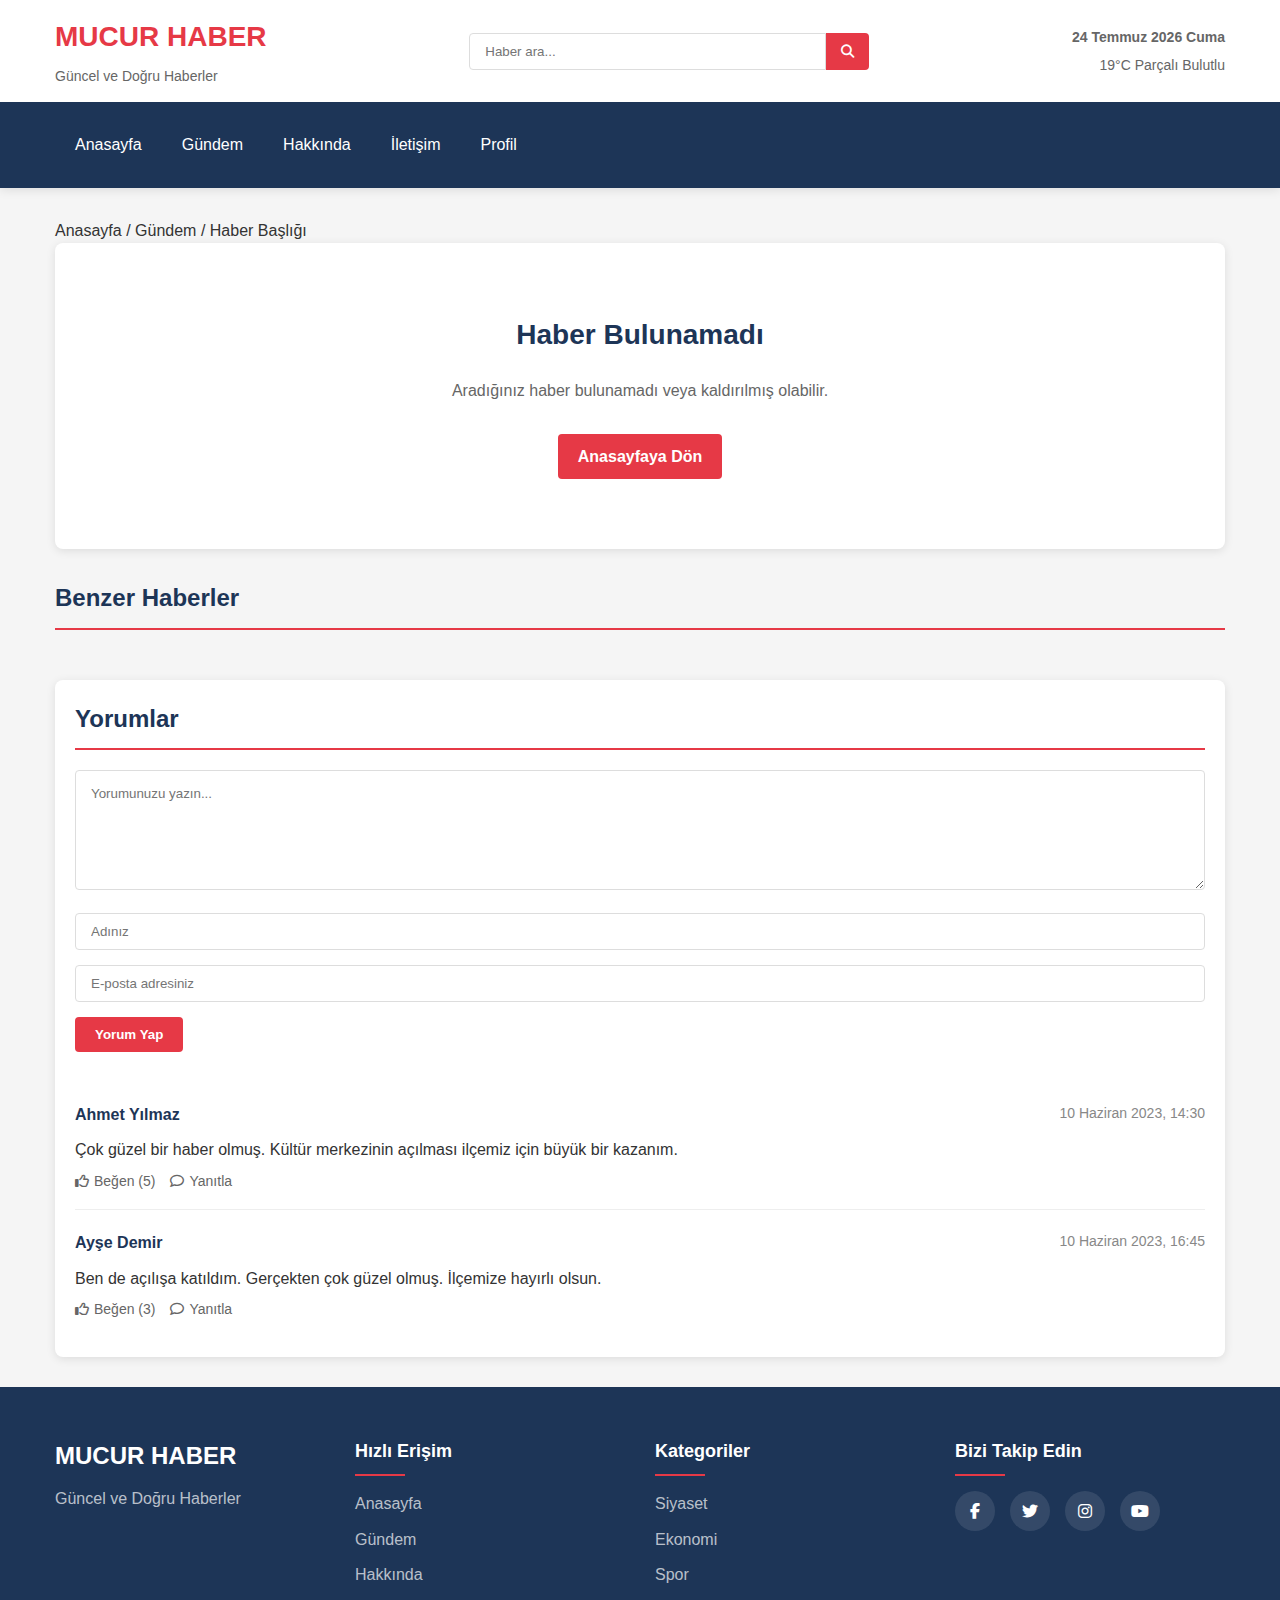
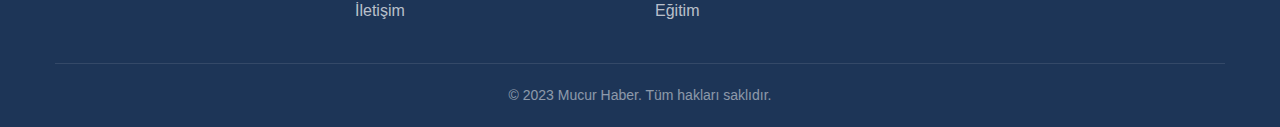
<file: haber-detay.html>
<!DOCTYPE html>
<html lang="tr">
<head>
    <meta charset="UTF-8">
    <meta name="viewport" content="width=device-width, initial-scale=1.0">
    <title>Haber Detay - Mucur Haber</title>
    <link rel="stylesheet" href="css/style.css">
    <link rel="stylesheet" href="https://cdnjs.cloudflare.com/ajax/libs/font-awesome/6.4.0/css/all.min.css">
    <style>
        /* Haber Detay Sayfası Özel Stilleri */
        .news-detail-container {
            background-color: #fff;
            border-radius: 8px;
            box-shadow: 0 2px 10px rgba(0, 0, 0, 0.1);
            padding: 20px;
            margin-bottom: 30px;
        }
        
        .news-detail-header {
            margin-bottom: 20px;
        }
        
        .news-detail-title {
            font-size: 32px;
            margin-bottom: 15px;
            color: #1d3557;
        }
        
        .news-detail-meta {
            display: flex;
            justify-content: space-between;
            align-items: center;
            margin-bottom: 20px;
            color: #666;
            font-size: 14px;
        }
        
        .news-detail-meta .left {
            display: flex;
            align-items: center;
        }
        
        .news-detail-category {
            display: inline-block;
            background-color: #e63946;
            color: white;
            padding: 4px 10px;
            border-radius: 4px;
            font-size: 12px;
            font-weight: 600;
            margin-right: 15px;
        }
        
        .news-detail-date {
            display: flex;
            align-items: center;
        }
        
        .news-detail-date i {
            margin-right: 5px;
        }
        
        .news-detail-meta .right {
            display: flex;
            gap: 15px;
        }
        
        .news-detail-meta .right span {
            display: flex;
            align-items: center;
        }
        
        .news-detail-meta .right i {
            margin-right: 5px;
        }
        
        .news-detail-image {
            margin-bottom: 20px;
            border-radius: 8px;
            overflow: hidden;
        }
        
        .news-detail-image img {
            width: 100%;
            height: auto;
        }
        
        .news-detail-content {
            line-height: 1.8;
            color: #333;
            font-size: 16px;
        }
        
        .news-detail-content p {
            margin-bottom: 20px;
        }
        
        .news-detail-tags {
            margin: 30px 0;
        }
        
        .news-detail-tags span {
            display: inline-block;
            background-color: #f0f0f0;
            padding: 5px 10px;
            border-radius: 4px;
            margin-right: 10px;
            margin-bottom: 10px;
            font-size: 14px;
            color: #666;
        }
        
        .news-detail-share {
            display: flex;
            align-items: center;
            margin-bottom: 30px;
            padding-bottom: 20px;
            border-bottom: 1px solid #eee;
        }
        
        .news-detail-share span {
            margin-right: 15px;
            font-weight: 600;
        }
        
        .news-detail-share a {
            display: inline-flex;
            align-items: center;
            justify-content: center;
            width: 36px;
            height: 36px;
            border-radius: 50%;
            margin-right: 10px;
            color: white;
            transition: transform 0.3s ease;
        }
        
        .news-detail-share a:hover {
            transform: translateY(-3px);
        }
        
        .news-detail-share .facebook {
            background-color: #3b5998;
        }
        
        .news-detail-share .twitter {
            background-color: #1da1f2;
        }
        
        .news-detail-share .whatsapp {
            background-color: #25d366;
        }
        
        .news-detail-share .telegram {
            background-color: #0088cc;
        }
        
        .related-news {
            margin-bottom: 30px;
        }
        
        .related-news h3 {
            font-size: 24px;
            margin-bottom: 20px;
            color: #1d3557;
            border-bottom: 2px solid #e63946;
            padding-bottom: 10px;
        }
        
        .related-news-container {
            display: grid;
            grid-template-columns: repeat(auto-fill, minmax(280px, 1fr));
            gap: 20px;
        }
        
        .comments-section {
            background-color: #fff;
            border-radius: 8px;
            box-shadow: 0 2px 10px rgba(0, 0, 0, 0.1);
            padding: 20px;
        }
        
        .comments-section h3 {
            font-size: 24px;
            margin-bottom: 20px;
            color: #1d3557;
            border-bottom: 2px solid #e63946;
            padding-bottom: 10px;
        }
        
        .comment-form {
            margin-bottom: 30px;
        }
        
        .comment-form textarea {
            width: 100%;
            padding: 15px;
            border: 1px solid #ddd;
            border-radius: 4px;
            resize: vertical;
            min-height: 120px;
            margin-bottom: 15px;
        }
        
        .comment-form input {
            width: 100%;
            padding: 10px 15px;
            border: 1px solid #ddd;
            border-radius: 4px;
            margin-bottom: 15px;
        }
        
        .comment-form button {
            background-color: #e63946;
            color: white;
            border: none;
            padding: 10px 20px;
            border-radius: 4px;
            cursor: pointer;
            font-weight: 600;
            transition: background-color 0.3s ease;
        }
        
        .comment-form button:hover {
            background-color: #c1121f;
        }
        
        .comments-list {
            margin-top: 30px;
        }
        
        .comment {
            border-bottom: 1px solid #eee;
            padding: 20px 0;
        }
        
        .comment:last-child {
            border-bottom: none;
        }
        
        .comment-header {
            display: flex;
            justify-content: space-between;
            margin-bottom: 10px;
        }
        
        .comment-author {
            font-weight: 600;
            color: #1d3557;
        }
        
        .comment-date {
            color: #888;
            font-size: 14px;
        }
        
        .comment-content {
            line-height: 1.6;
            color: #333;
        }
        
        .comment-actions {
            margin-top: 10px;
            display: flex;
            gap: 15px;
        }
        
        .comment-actions button {
            background: none;
            border: none;
            color: #666;
            cursor: pointer;
            display: flex;
            align-items: center;
            font-size: 14px;
        }
        
        .comment-actions button i {
            margin-right: 5px;
        }
        
        .comment-actions button:hover {
            color: #e63946;
        }
        
        .news-not-found {
            text-align: center;
            padding: 50px 0;
        }
        
        .news-not-found h2 {
            font-size: 28px;
            margin-bottom: 20px;
            color: #1d3557;
        }
        
        .news-not-found p {
            margin-bottom: 30px;
            color: #666;
        }
        
        .news-not-found .btn {
            display: inline-block;
            background-color: #e63946;
            color: white;
            padding: 10px 20px;
            border-radius: 4px;
            font-weight: 600;
            transition: background-color 0.3s ease;
        }
        
        .news-not-found .btn:hover {
            background-color: #c1121f;
        }
        
        @media (max-width: 768px) {
            .news-detail-meta {
                flex-direction: column;
                align-items: flex-start;
            }
            
            .news-detail-meta .right {
                margin-top: 10px;
            }
            
            .news-detail-title {
                font-size: 24px;
            }
            
            .related-news-container {
                grid-template-columns: 1fr;
            }
        }
    </style>
</head>
<body>
    <header>
        <div class="container">
            <div class="logo">
                <h1>MUCUR HABER</h1>
                <p>Güncel ve Doğru Haberler</p>
            </div>
            <div class="search-bar">
                <input type="text" placeholder="Haber ara...">
                <button><i class="fas fa-search"></i></button>
            </div>
            <div class="date-weather">
                <div class="date" id="current-date"></div>
                <div class="weather" id="weather-info">23°C Güneşli</div>
            </div>
        </div>
        <nav>
            <div class="container">
                <ul class="main-menu">
                    <li><a href="index.html">Anasayfa</a></li>
                    <li><a href="gundem.html">Gündem</a></li>
                    <li><a href="hakkinda.html">Hakkında</a></li>
                    <li><a href="iletisim.html">İletişim</a></li>
                    <li><a href="profil.html">Profil</a></li>
                </ul>
                <div class="mobile-menu-btn">
                    <i class="fas fa-bars"></i>
                </div>
            </div>
        </nav>
    </header>

    <main>
        <div class="container">
            <section class="page-header">
                <div class="breadcrumb">
                    <a href="index.html">Anasayfa</a> / <a href="gundem.html">Gündem</a> / <span id="breadcrumb-title">Haber Başlığı</span>
                </div>
            </section>

            <div class="news-detail-container">
                <article class="news-detail">
                    <header class="news-detail-header">
                        <h1 class="news-detail-title">Haber başlığı burada görünecek</h1>
                        <div class="news-detail-meta">
                            <div class="left">
                                <span class="news-detail-category">Kategori</span>
                                <span class="news-detail-date"><i class="far fa-calendar-alt"></i> Tarih</span>
                            </div>
                            <div class="right">
                                <span class="comments"><i class="fas fa-comment"></i> 24 Yorum</span>
                                <span class="views"><i class="fas fa-eye"></i> 1.5K Görüntülenme</span>
                            </div>
                        </div>
                    </header>
                    
                    <div class="news-detail-image">
                        <img src="https://picsum.photos/800/400" alt="Haber Görseli">
                    </div>
                    
                    <div class="news-detail-content">
                        <!-- Haber içeriği JavaScript ile yüklenecek -->
                        <p>Haber içeriği burada görünecek...</p>
                    </div>
                    
                    <div class="news-detail-tags">
                        <span>#mucur</span>
                        <span>#kırşehir</span>
                        <span>#gündem</span>
                        <span>#haberler</span>
                    </div>
                    
                    <div class="news-detail-share">
                        <span>Haberi Paylaş:</span>
                        <a href="#" class="facebook"><i class="fab fa-facebook-f"></i></a>
                        <a href="#" class="twitter"><i class="fab fa-twitter"></i></a>
                        <a href="#" class="whatsapp"><i class="fab fa-whatsapp"></i></a>
                        <a href="#" class="telegram"><i class="fab fa-telegram-plane"></i></a>
                    </div>
                </article>
            </div>

            <section class="related-news">
                <h3>Benzer Haberler</h3>
                <div class="related-news-container">
                    <!-- İlgili haberler JavaScript ile yüklenecek -->
                </div>
            </section>

            <section class="comments-section">
                <h3>Yorumlar</h3>
                <div class="comment-form">
                    <form id="comment-form">
                        <textarea placeholder="Yorumunuzu yazın..." required></textarea>
                        <input type="text" placeholder="Adınız" required>
                        <input type="email" placeholder="E-posta adresiniz" required>
                        <button type="submit">Yorum Yap</button>
                    </form>
                </div>
                <div class="comments-list">
                    <div class="comment">
                        <div class="comment-header">
                            <span class="comment-author">Ahmet Yılmaz</span>
                            <span class="comment-date">10 Haziran 2023, 14:30</span>
                        </div>
                        <div class="comment-content">
                            <p>Çok güzel bir haber olmuş. Kültür merkezinin açılması ilçemiz için büyük bir kazanım.</p>
                        </div>
                        <div class="comment-actions">
                            <button class="like-btn"><i class="far fa-thumbs-up"></i> Beğen (5)</button>
                            <button class="reply-btn"><i class="far fa-comment"></i> Yanıtla</button>
                        </div>
                    </div>
                    <div class="comment">
                        <div class="comment-header">
                            <span class="comment-author">Ayşe Demir</span>
                            <span class="comment-date">10 Haziran 2023, 16:45</span>
                        </div>
                        <div class="comment-content">
                            <p>Ben de açılışa katıldım. Gerçekten çok güzel olmuş. İlçemize hayırlı olsun.</p>
                        </div>
                        <div class="comment-actions">
                            <button class="like-btn"><i class="far fa-thumbs-up"></i> Beğen (3)</button>
                            <button class="reply-btn"><i class="far fa-comment"></i> Yanıtla</button>
                        </div>
                    </div>
                </div>
            </section>
        </div>
    </main>

    <footer>
        <div class="container">
            <div class="footer-content">
                <div class="footer-logo">
                    <h2>MUCUR HABER</h2>
                    <p>Güncel ve Doğru Haberler</p>
                </div>
                <div class="footer-links">
                    <h3>Hızlı Erişim</h3>
                    <ul>
                        <li><a href="index.html">Anasayfa</a></li>
                        <li><a href="gundem.html">Gündem</a></li>
                        <li><a href="hakkinda.html">Hakkında</a></li>
                        <li><a href="iletisim.html">İletişim</a></li>
                    </ul>
                </div>
                <div class="footer-categories">
                    <h3>Kategoriler</h3>
                    <ul>
                        <li><a href="#">Siyaset</a></li>
                        <li><a href="#">Ekonomi</a></li>
                        <li><a href="#">Spor</a></li>
                        <li><a href="#">Eğitim</a></li>
                    </ul>
                </div>
                <div class="footer-social">
                    <h3>Bizi Takip Edin</h3>
                    <div class="social-icons">
                        <a href="#"><i class="fab fa-facebook-f"></i></a>
                        <a href="#"><i class="fab fa-twitter"></i></a>
                        <a href="#"><i class="fab fa-instagram"></i></a>
                        <a href="#"><i class="fab fa-youtube"></i></a>
                    </div>
                </div>
            </div>
            <div class="footer-bottom">
                <p>&copy; 2023 Mucur Haber. Tüm hakları saklıdır.</p>
            </div>
        </div>
    </footer>

    <script src="js/script.js"></script>
    <script>
        document.addEventListener('DOMContentLoaded', function() {
            // Yorum formunu ayarla
            setupCommentForm();
            
            // Yorum beğeni ve yanıtlama işlevselliği
            setupCommentActions();
        });
        
        // Yorum formu işlevselliği
        function setupCommentForm() {
            const commentForm = document.getElementById('comment-form');
            
            if (commentForm) {
                commentForm.addEventListener('submit', function(e) {
                    e.preventDefault();
                    
                    const textarea = this.querySelector('textarea');
                    const nameInput = this.querySelector('input[type="text"]');
                    const emailInput = this.querySelector('input[type="email"]');
                    
                    const comment = textarea.value.trim();
                    const name = nameInput.value.trim();
                    const email = emailInput.value.trim();
                    
                    if (comment && name && email) {
                        // Yeni yorum ekle
                        addNewComment(name, comment);
                        
                        // Formu temizle
                        textarea.value = '';
                        nameInput.value = '';
                        emailInput.value = '';
                    }
                });
            }
        }
        
        // Yeni yorum ekleme
        function addNewComment(author, content) {
            const commentsList = document.querySelector('.comments-list');
            
            if (commentsList) {
                // Şu anki tarihi al
                const now = new Date();
                const dateStr = now.toLocaleDateString('tr-TR') + ', ' + 
                               now.getHours().toString().padStart(2, '0') + ':' + 
                               now.getMinutes().toString().padStart(2, '0');
                
                // Yeni yorum HTML'i oluştur
                const newComment = document.createElement('div');
                newComment.className = 'comment';
                newComment.innerHTML = `
                    <div class="comment-header">
                        <span class="comment-author">${author}</span>
                        <span class="comment-date">${dateStr}</span>
                    </div>
                    <div class="comment-content">
                        <p>${content}</p>
                    </div>
                    <div class="comment-actions">
                        <button class="like-btn"><i class="far fa-thumbs-up"></i> Beğen (0)</button>
                        <button class="reply-btn"><i class="far fa-comment"></i> Yanıtla</button>
                    </div>
                `;
                
                // Yorumu listenin başına ekle
                commentsList.insertBefore(newComment, commentsList.firstChild);
                
                // Yorum aksiyonlarını ayarla
                setupCommentActions();
            }
        }
        
        // Yorum beğeni ve yanıtlama işlevselliği
        function setupCommentActions() {
            // Beğeni düğmeleri
            const likeButtons = document.querySelectorAll('.like-btn');
            likeButtons.forEach(button => {
                // Daha önce dinleyici eklenmemişse ekle
                if (!button.hasListener) {
                    button.addEventListener('click', function() {
                        const likeText = this.textContent;
                        const likeCount = parseInt(likeText.match(/\d+/)[0]) + 1;
                        this.innerHTML = `<i class="far fa-thumbs-up"></i> Beğen (${likeCount})`;
                    });
                    button.hasListener = true;
                }
            });
            
            // Yanıtlama düğmeleri
            const replyButtons = document.querySelectorAll('.reply-btn');
            replyButtons.forEach(button => {
                // Daha önce dinleyici eklenmemişse ekle
                if (!button.hasListener) {
                    button.addEventListener('click', function() {
                        const commentForm = document.querySelector('.comment-form textarea');
                        const authorName = this.closest('.comment').querySelector('.comment-author').textContent;
                        
                        if (commentForm) {
                            commentForm.value = `@${authorName} `;
                            commentForm.focus();
                            // Sayfayı yorum formuna kaydır
                            commentForm.scrollIntoView({ behavior: 'smooth' });
                        }
                    });
                    button.hasListener = true;
                }
            });
        }
    </script>
</body>
</html>
</file>
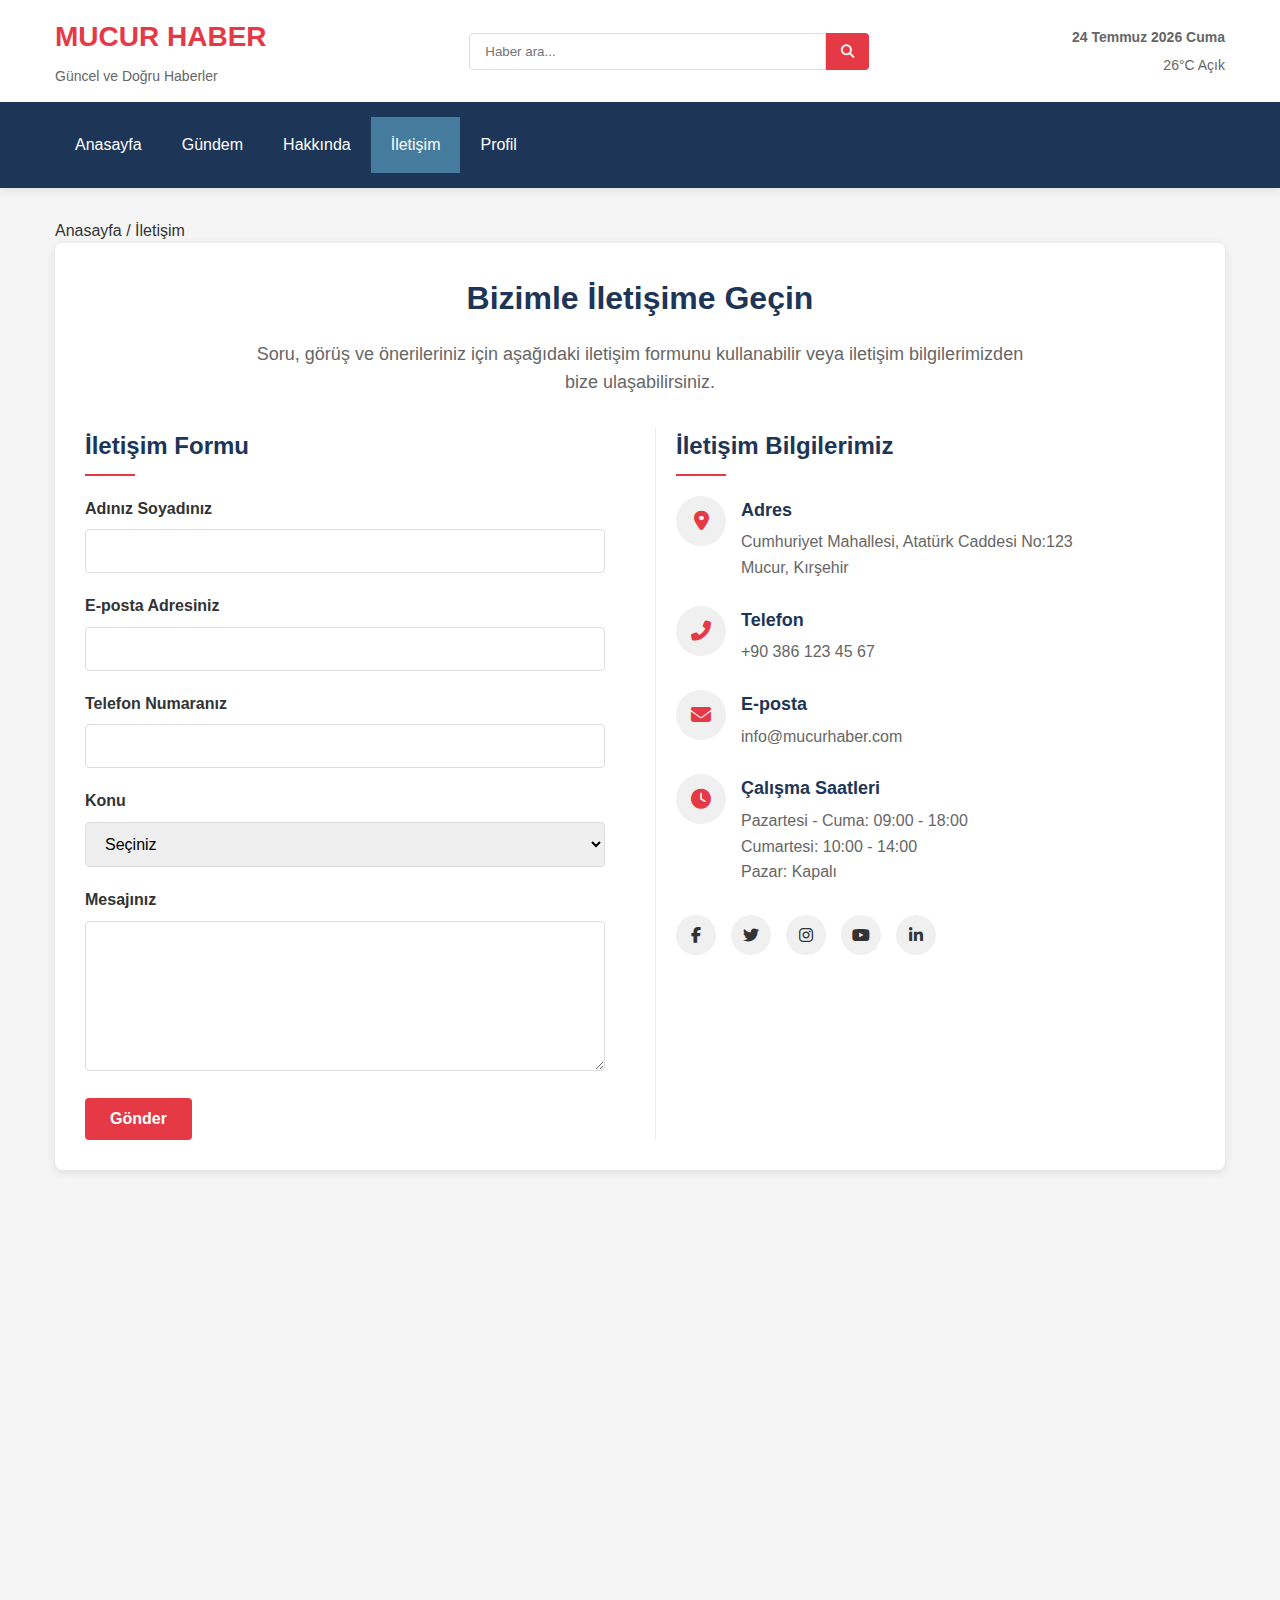
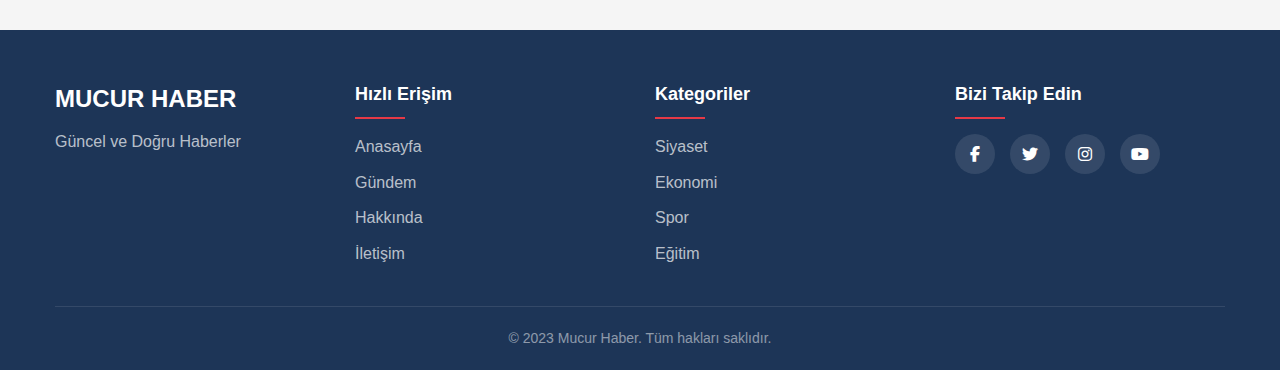
<file: iletisim.html>
<!DOCTYPE html>
<html lang="tr">
<head>
    <meta charset="UTF-8">
    <meta name="viewport" content="width=device-width, initial-scale=1.0">
    <title>İletişim - Mucur Haber</title>
    <link rel="stylesheet" href="css/style.css">
    <link rel="stylesheet" href="https://cdnjs.cloudflare.com/ajax/libs/font-awesome/6.4.0/css/all.min.css">
    <style>
        /* İletişim Sayfası Özel Stilleri */
        .contact-section {
            background-color: #fff;
            border-radius: 8px;
            box-shadow: 0 2px 10px rgba(0, 0, 0, 0.1);
            padding: 30px;
            margin-bottom: 30px;
        }
        
        .contact-header {
            text-align: center;
            margin-bottom: 30px;
        }
        
        .contact-header h1 {
            font-size: 32px;
            color: #1d3557;
            margin-bottom: 15px;
        }
        
        .contact-header p {
            color: #666;
            font-size: 18px;
            max-width: 800px;
            margin: 0 auto;
        }
        
        .contact-content {
            display: grid;
            grid-template-columns: 1fr 1fr;
            gap: 30px;
        }
        
        .contact-form {
            padding-right: 20px;
        }
        
        .contact-form h2 {
            font-size: 24px;
            color: #1d3557;
            margin-bottom: 20px;
            position: relative;
            padding-bottom: 10px;
        }
        
        .contact-form h2::after {
            content: '';
            position: absolute;
            left: 0;
            bottom: 0;
            width: 50px;
            height: 2px;
            background-color: #e63946;
        }
        
        .form-group {
            margin-bottom: 20px;
        }
        
        .form-group label {
            display: block;
            margin-bottom: 8px;
            font-weight: 600;
            color: #333;
        }
        
        .form-group input,
        .form-group textarea,
        .form-group select {
            width: 100%;
            padding: 12px 15px;
            border: 1px solid #ddd;
            border-radius: 4px;
            font-size: 16px;
        }
        
        .form-group textarea {
            resize: vertical;
            min-height: 150px;
        }
        
        .form-group input:focus,
        .form-group textarea:focus,
        .form-group select:focus {
            outline: none;
            border-color: #457b9d;
            box-shadow: 0 0 0 2px rgba(69, 123, 157, 0.2);
        }
        
        .submit-btn {
            background-color: #e63946;
            color: white;
            border: none;
            padding: 12px 25px;
            border-radius: 4px;
            font-size: 16px;
            font-weight: 600;
            cursor: pointer;
            transition: background-color 0.3s ease;
        }
        
        .submit-btn:hover {
            background-color: #c1121f;
        }
        
        .contact-info {
            border-left: 1px solid #eee;
            padding-left: 20px;
        }
        
        .contact-info h2 {
            font-size: 24px;
            color: #1d3557;
            margin-bottom: 20px;
            position: relative;
            padding-bottom: 10px;
        }
        
        .contact-info h2::after {
            content: '';
            position: absolute;
            left: 0;
            bottom: 0;
            width: 50px;
            height: 2px;
            background-color: #e63946;
        }
        
        .info-item {
            display: flex;
            align-items: flex-start;
            margin-bottom: 25px;
        }
        
        .info-icon {
            width: 50px;
            height: 50px;
            background-color: #f0f0f0;
            border-radius: 50%;
            display: flex;
            align-items: center;
            justify-content: center;
            margin-right: 15px;
            color: #e63946;
            font-size: 20px;
        }
        
        .info-content h3 {
            font-size: 18px;
            color: #1d3557;
            margin-bottom: 5px;
        }
        
        .info-content p {
            color: #666;
            line-height: 1.6;
        }
        
        .social-links {
            display: flex;
            gap: 15px;
            margin-top: 30px;
        }
        
        .social-links a {
            display: flex;
            align-items: center;
            justify-content: center;
            width: 40px;
            height: 40px;
            background-color: #f0f0f0;
            border-radius: 50%;
            color: #333;
            transition: background-color 0.3s ease, color 0.3s ease;
        }
        
        .social-links a:hover {
            background-color: #e63946;
            color: white;
        }
        
        .map-section {
            margin-top: 30px;
        }
        
        .map-container {
            height: 400px;
            border-radius: 8px;
            overflow: hidden;
        }
        
        .map-container iframe {
            width: 100%;
            height: 100%;
            border: 0;
        }
        
        @media (max-width: 992px) {
            .contact-content {
                grid-template-columns: 1fr;
            }
            
            .contact-info {
                border-left: none;
                padding-left: 0;
                border-top: 1px solid #eee;
                padding-top: 30px;
                margin-top: 20px;
            }
        }
    </style>
</head>
<body>
    <header>
        <div class="container">
            <div class="logo">
                <h1>MUCUR HABER</h1>
                <p>Güncel ve Doğru Haberler</p>
            </div>
            <div class="search-bar">
                <input type="text" placeholder="Haber ara...">
                <button><i class="fas fa-search"></i></button>
            </div>
            <div class="date-weather">
                <div class="date" id="current-date"></div>
                <div class="weather" id="weather-info">23°C Güneşli</div>
            </div>
        </div>
        <nav>
            <div class="container">
                <ul class="main-menu">
                    <li><a href="index.html">Anasayfa</a></li>
                    <li><a href="gundem.html">Gündem</a></li>
                    <li><a href="hakkinda.html">Hakkında</a></li>
                    <li class="active"><a href="iletisim.html">İletişim</a></li>
                    <li><a href="profil.html">Profil</a></li>
                </ul>
                <div class="mobile-menu-btn">
                    <i class="fas fa-bars"></i>
                </div>
            </div>
        </nav>
    </header>

    <main>
        <div class="container">
            <section class="page-header">
                <div class="breadcrumb">
                    <a href="index.html">Anasayfa</a> / <span>İletişim</span>
                </div>
            </section>

            <section class="contact-section">
                <div class="contact-header">
                    <h1>Bizimle İletişime Geçin</h1>
                    <p>Soru, görüş ve önerileriniz için aşağıdaki iletişim formunu kullanabilir veya iletişim bilgilerimizden bize ulaşabilirsiniz.</p>
                </div>
                
                <div class="contact-content">
                    <div class="contact-form">
                        <h2>İletişim Formu</h2>
                        <form id="contact-form">
                            <div class="form-group">
                                <label for="name">Adınız Soyadınız</label>
                                <input type="text" id="name" name="name" required>
                            </div>
                            <div class="form-group">
                                <label for="email">E-posta Adresiniz</label>
                                <input type="email" id="email" name="email" required>
                            </div>
                            <div class="form-group">
                                <label for="phone">Telefon Numaranız</label>
                                <input type="tel" id="phone" name="phone">
                            </div>
                            <div class="form-group">
                                <label for="subject">Konu</label>
                                <select id="subject" name="subject" required>
                                    <option value="">Seçiniz</option>
                                    <option value="general">Genel Bilgi</option>
                                    <option value="suggestion">Öneri</option>
                                    <option value="complaint">Şikayet</option>
                                    <option value="correction">Haber Düzeltme</option>
                                    <option value="advertisement">Reklam ve İşbirliği</option>
                                    <option value="other">Diğer</option>
                                </select>
                            </div>
                            <div class="form-group">
                                <label for="message">Mesajınız</label>
                                <textarea id="message" name="message" required></textarea>
                            </div>
                            <button type="submit" class="submit-btn">Gönder</button>
                        </form>
                    </div>
                    
                    <div class="contact-info">
                        <h2>İletişim Bilgilerimiz</h2>
                        <div class="info-item">
                            <div class="info-icon">
                                <i class="fas fa-map-marker-alt"></i>
                            </div>
                            <div class="info-content">
                                <h3>Adres</h3>
                                <p>Cumhuriyet Mahallesi, Atatürk Caddesi No:123<br>Mucur, Kırşehir</p>
                            </div>
                        </div>
                        <div class="info-item">
                            <div class="info-icon">
                                <i class="fas fa-phone-alt"></i>
                            </div>
                            <div class="info-content">
                                <h3>Telefon</h3>
                                <p>+90 386 123 45 67</p>
                            </div>
                        </div>
                        <div class="info-item">
                            <div class="info-icon">
                                <i class="fas fa-envelope"></i>
                            </div>
                            <div class="info-content">
                                <h3>E-posta</h3>
                                <p>info@mucurhaber.com</p>
                            </div>
                        </div>
                        <div class="info-item">
                            <div class="info-icon">
                                <i class="fas fa-clock"></i>
                            </div>
                            <div class="info-content">
                                <h3>Çalışma Saatleri</h3>
                                <p>Pazartesi - Cuma: 09:00 - 18:00<br>Cumartesi: 10:00 - 14:00<br>Pazar: Kapalı</p>
                            </div>
                        </div>
                        
                        <div class="social-links">
                            <a href="#"><i class="fab fa-facebook-f"></i></a>
                            <a href="#"><i class="fab fa-twitter"></i></a>
                            <a href="#"><i class="fab fa-instagram"></i></a>
                            <a href="#"><i class="fab fa-youtube"></i></a>
                            <a href="#"><i class="fab fa-linkedin-in"></i></a>
                        </div>
                    </div>
                </div>
            </section>
            
            <section class="map-section">
                <div class="map-container">
                    <iframe src="https://www.google.com/maps/embed?pb=!1m18!1m12!1m3!1d24673.70286551548!2d34.3830146!3d39.0580136!2m3!1f0!2f0!3f0!3m2!1i1024!2i768!4f13.1!3m3!1m2!1s0x14d0f9e8c4c6e2c5%3A0x8c3c3d1d8c3c3d1d!2sMucur%2C%20K%C4%B1r%C5%9Fehir!5e0!3m2!1str!2str!4v1623456789012!5m2!1str!2str" allowfullscreen="" loading="lazy"></iframe>
                </div>
            </section>
        </div>
    </main>

    <footer>
        <div class="container">
            <div class="footer-content">
                <div class="footer-logo">
                    <h2>MUCUR HABER</h2>
                    <p>Güncel ve Doğru Haberler</p>
                </div>
                <div class="footer-links">
                    <h3>Hızlı Erişim</h3>
                    <ul>
                        <li><a href="index.html">Anasayfa</a></li>
                        <li><a href="gundem.html">Gündem</a></li>
                        <li><a href="hakkinda.html">Hakkında</a></li>
                        <li><a href="iletisim.html">İletişim</a></li>
                    </ul>
                </div>
                <div class="footer-categories">
                    <h3>Kategoriler</h3>
                    <ul>
                        <li><a href="#">Siyaset</a></li>
                        <li><a href="#">Ekonomi</a></li>
                        <li><a href="#">Spor</a></li>
                        <li><a href="#">Eğitim</a></li>
                    </ul>
                </div>
                <div class="footer-social">
                    <h3>Bizi Takip Edin</h3>
                    <div class="social-icons">
                        <a href="#"><i class="fab fa-facebook-f"></i></a>
                        <a href="#"><i class="fab fa-twitter"></i></a>
                        <a href="#"><i class="fab fa-instagram"></i></a>
                        <a href="#"><i class="fab fa-youtube"></i></a>
                    </div>
                </div>
            </div>
            <div class="footer-bottom">
                <p>&copy; 2023 Mucur Haber. Tüm hakları saklıdır.</p>
            </div>
        </div>
    </footer>

    <script src="js/script.js"></script>
    <script>
        document.addEventListener('DOMContentLoaded', function() {
            // İletişim formu gönderimi
            const contactForm = document.getElementById('contact-form');
            
            if (contactForm) {
                contactForm.addEventListener('submit', function(e) {
                    e.preventDefault();
                    
                    // Form verilerini al
                    const name = document.getElementById('name').value.trim();
                    const email = document.getElementById('email').value.trim();
                    const phone = document.getElementById('phone').value.trim();
                    const subject = document.getElementById('subject').value;
                    const message = document.getElementById('message').value.trim();
                    
                    // Basit doğrulama
                    if (name && email && subject && message) {
                        // Gerçek uygulamada burada bir API'ye form verileri gönderilir
                        // Burada simüle ediyoruz
                        alert(`Mesajınız alınmıştır. En kısa sürede size dönüş yapacağız.\n\nAd Soyad: ${name}\nE-posta: ${email}\nKonu: ${subject}`);
                        
                        // Formu temizle
                        contactForm.reset();
                    } else {
                        alert('Lütfen tüm zorunlu alanları doldurun.');
                    }
                });
            }
        });
    </script>
</body>
</html>
</file>
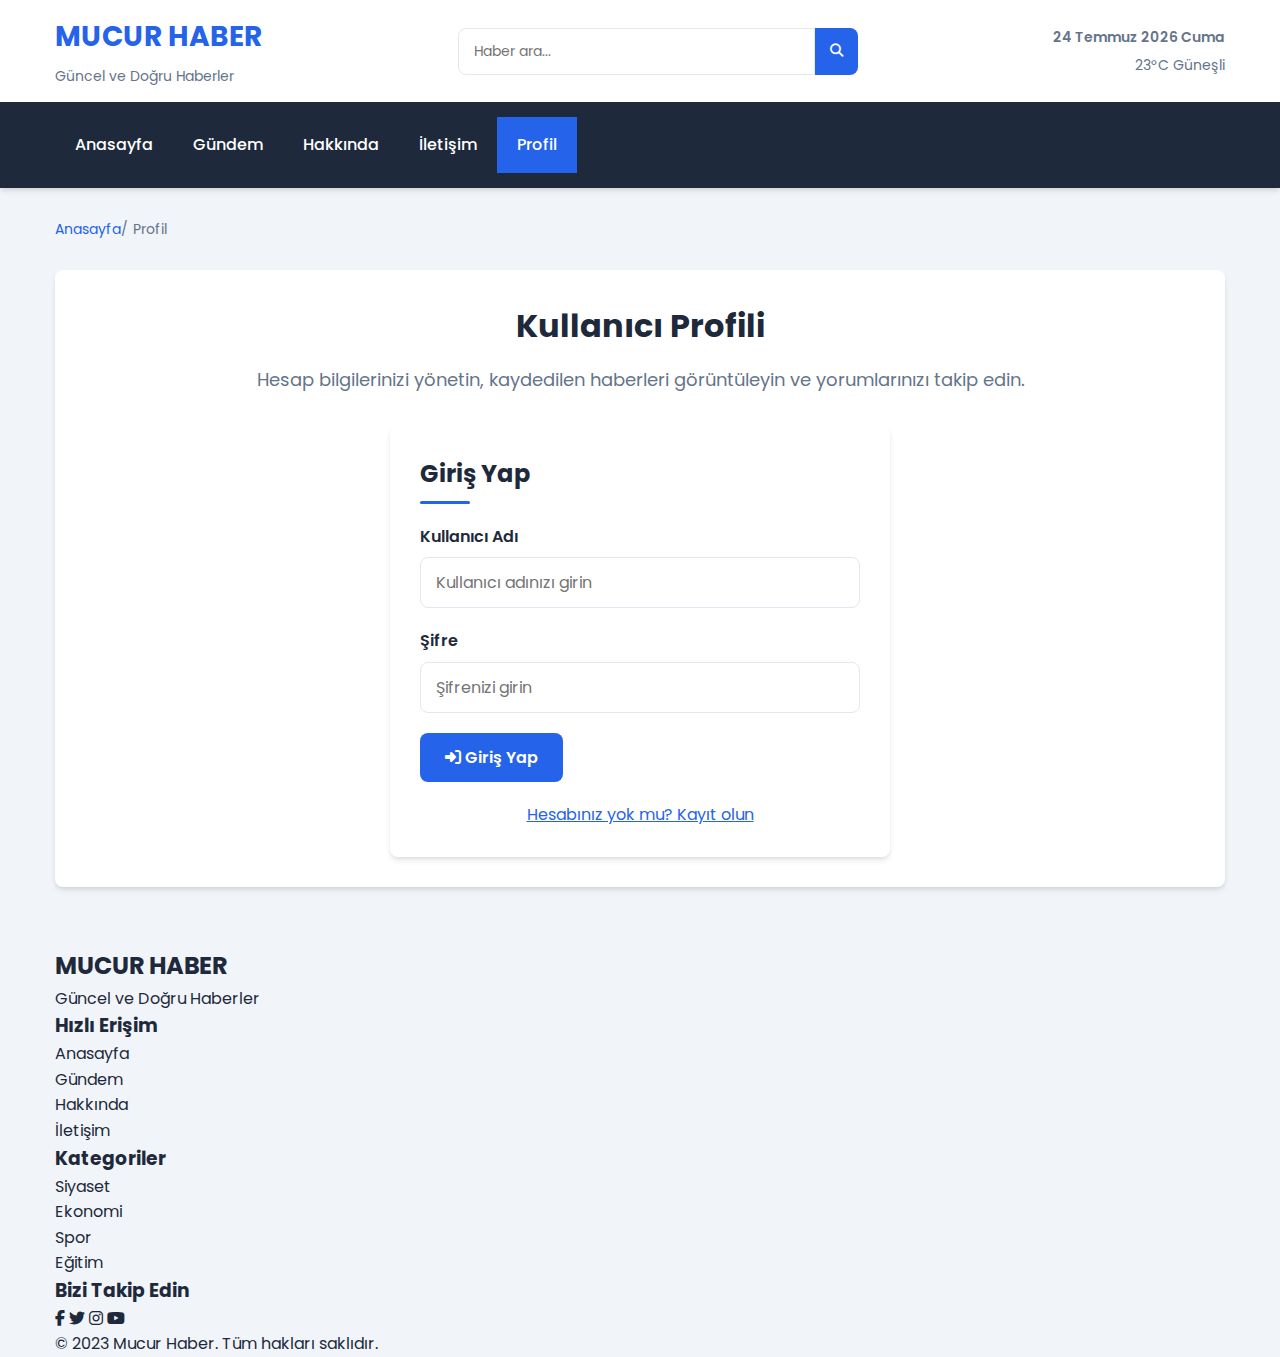
<file: profil.html>
<!DOCTYPE html>
<html lang="tr">
<head>
    <meta charset="UTF-8">
    <meta name="viewport" content="width=device-width, initial-scale=1.0">
    <title>Profil - Mucur Haber</title>
    <link rel="stylesheet" href="css/modern-style.css">
    <link rel="stylesheet" href="https://cdnjs.cloudflare.com/ajax/libs/font-awesome/6.4.0/css/all.min.css">
    <link href="https://fonts.googleapis.com/css2?family=Poppins:wght@300;400;500;600;700&display=swap" rel="stylesheet">
</head>
<body>
    <header>
        <div class="container">
            <div class="logo">
                <h1>MUCUR HABER</h1>
                <p>Güncel ve Doğru Haberler</p>
            </div>
            <div class="search-bar">
                <input type="text" placeholder="Haber ara...">
                <button><i class="fas fa-search"></i></button>
            </div>
            <div class="date-weather">
                <div class="date" id="current-date"></div>
                <div class="weather" id="weather-info">23°C Güneşli</div>
            </div>
        </div>
        <nav>
            <div class="container">
                <ul class="main-menu">
                    <li><a href="index.html">Anasayfa</a></li>
                    <li><a href="gundem.html">Gündem</a></li>
                    <li><a href="hakkinda.html">Hakkında</a></li>
                    <li><a href="iletisim.html">İletişim</a></li>
                    <li class="active"><a href="profil.html">Profil</a></li>
                </ul>
                <div class="mobile-menu-btn">
                    <i class="fas fa-bars"></i>
                </div>
            </div>
        </nav>
    </header>

    <main>
        <div class="container">
            <section class="page-header">
                <div class="breadcrumb">
                    <a href="index.html">Anasayfa</a> / <span>Profil</span>
                </div>
            </section>

            <section class="profile-section">
                <div class="profile-header">
                    <h1>Kullanıcı Profili</h1>
                    <p>Hesap bilgilerinizi yönetin, kaydedilen haberleri görüntüleyin ve yorumlarınızı takip edin.</p>
                </div>
                
                <!-- Giriş Yapmamış Kullanıcılar İçin Form -->
                <div class="auth-forms animate-on-scroll" id="login-form">
                    <h2 class="profile-section-title">Giriş Yap</h2>
                    <form>
                        <div class="form-group">
                            <label for="username">Kullanıcı Adı</label>
                            <input type="text" id="username" name="username" placeholder="Kullanıcı adınızı girin" required>
                        </div>
                        <div class="form-group">
                            <label for="password">Şifre</label>
                            <input type="password" id="password" name="password" placeholder="Şifrenizi girin" required>
                        </div>
                        <button type="submit" class="btn">
                            <i class="fas fa-sign-in-alt"></i> Giriş Yap
                        </button>
                    </form>
                    <div class="auth-links">
                        <a href="#" id="register-link">Hesabınız yok mu? Kayıt olun</a>
                    </div>
                </div>
                
                <!-- Kayıt Formu -->
                <div class="auth-forms animate-on-scroll" id="register-form" style="display: none;">
                    <h2 class="profile-section-title">Kayıt Ol</h2>
                    <form>
                        <div class="form-group">
                            <label for="reg-username">Kullanıcı Adı</label>
                            <input type="text" id="reg-username" name="reg-username" placeholder="Kullanıcı adınızı belirleyin" required>
                        </div>
                        <div class="form-group">
                            <label for="reg-email">E-posta Adresi</label>
                            <input type="email" id="reg-email" name="reg-email" placeholder="E-posta adresinizi girin" required>
                        </div>
                        <div class="form-group">
                            <label for="reg-password">Şifre</label>
                            <input type="password" id="reg-password" name="reg-password" placeholder="Güçlü bir şifre oluşturun" required>
                        </div>
                        <div class="form-group">
                            <label for="reg-confirm-password">Şifre Tekrar</label>
                            <input type="password" id="reg-confirm-password" name="reg-confirm-password" placeholder="Şifrenizi tekrar girin" required>
                        </div>
                        <button type="submit" class="btn">
                            <i class="fas fa-user-plus"></i> Kayıt Ol
                        </button>
                    </form>
                    <div class="auth-links">
                        <a href="#" id="login-link">Zaten hesabınız var mı? Giriş yapın</a>
                    </div>
                </div>
                
                <!-- Giriş Yapmış Kullanıcılar İçin Profil Bilgileri -->
                <div id="profile-info" style="display: none;">
                    <div class="profile-content">
                        <div class="profile-sidebar animate-on-scroll">
                            <div class="profile-avatar">
                                <i class="fas fa-user"></i>
                            </div>
                            <h3 class="text-center" id="profile-username">Kullanıcı Adı</h3>
                            <p class="text-center" id="profile-email">kullanici@example.com</p>
                            
                            <div class="profile-nav">
                                <ul>
                                    <li><a href="#" class="active" data-tab="profile-edit"><i class="fas fa-user-edit"></i> Profil Düzenle</a></li>
                                    <li><a href="#" data-tab="saved-news"><i class="fas fa-bookmark"></i> Kaydedilen Haberler</a></li>
                                    <li><a href="#" data-tab="comments"><i class="fas fa-comments"></i> Yorumlarım</a></li>
                                    <li><a href="#" data-tab="notifications"><i class="fas fa-bell"></i> Bildirimler</a></li>
                                    <li><a href="#" data-tab="settings"><i class="fas fa-cog"></i> Ayarlar</a></li>
                                    <li><a href="#" id="logout-btn"><i class="fas fa-sign-out-alt"></i> Çıkış Yap</a></li>
                                </ul>
                            </div>
                        </div>
                        
                        <div class="profile-main animate-on-scroll">
                            <!-- Profil Düzenleme Sekmesi -->
                            <div class="tab-content active" id="profile-edit">
                                <h2 class="profile-section-title">Profil Bilgilerini Düzenle</h2>
                                <form id="profile-edit-form">
                                    <div class="form-group">
                                        <label for="edit-username">Kullanıcı Adı</label>
                                        <input type="text" id="edit-username" name="edit-username" value="" placeholder="Kullanıcı adınız">
                                    </div>
                                    <div class="form-group">
                                        <label for="edit-email">E-posta Adresi</label>
                                        <input type="email" id="edit-email" name="edit-email" value="" placeholder="E-posta adresiniz">
                                    </div>
                                    <div class="form-group">
                                        <label for="edit-name">Ad Soyad</label>
                                        <input type="text" id="edit-name" name="edit-name" value="" placeholder="Ad ve soyadınız">
                                    </div>
                                    <div class="form-group">
                                        <label for="edit-bio">Hakkımda</label>
                                        <textarea id="edit-bio" name="edit-bio" rows="4" placeholder="Kendiniz hakkında kısa bir bilgi..."></textarea>
                                    </div>
                                    <div class="form-group">
                                        <label for="edit-avatar">Profil Fotoğrafı</label>
                                        <input type="file" id="edit-avatar" name="edit-avatar" class="file-input">
                                    </div>
                                    <button type="submit" class="btn">
                                        <i class="fas fa-save"></i> Değişiklikleri Kaydet
                                    </button>
                                </form>
                            </div>
                            
                            <!-- Kaydedilen Haberler Sekmesi -->
                            <div class="tab-content" id="saved-news">
                                <h2 class="profile-section-title">Kaydedilen Haberler</h2>
                                <div class="saved-news-list">
                                    <div class="saved-news-item animate-on-scroll">
                                        <h3 class="saved-news-title"><a href="haber-detay.html?id=1">Mucur'da Yeni Kültür Merkezi Açıldı</a></h3>
                                        <div class="saved-news-meta">
                                            <span><i class="far fa-calendar-alt"></i> 12 Haziran 2023</span> | <span><i class="fas fa-tag"></i> Gündem</span>
                                        </div>
                                        <button class="btn btn-secondary btn-sm">
                                            <i class="fas fa-trash-alt"></i> Kayıttan Çıkar
                                        </button>
                                    </div>
                                    <div class="saved-news-item animate-on-scroll">
                                        <h3 class="saved-news-title"><a href="haber-detay.html?id=2">Mucurspor Yeni Sezona Hazır</a></h3>
                                        <div class="saved-news-meta">
                                            <span><i class="far fa-calendar-alt"></i> 11 Haziran 2023</span> | <span><i class="fas fa-tag"></i> Spor</span>
                                        </div>
                                        <button class="btn btn-secondary btn-sm">
                                            <i class="fas fa-trash-alt"></i> Kayıttan Çıkar
                                        </button>
                                    </div>
                                    <div class="saved-news-item animate-on-scroll">
                                        <h3 class="saved-news-title"><a href="haber-detay.html?id=3">Okullar Yaz Tatiline Giriyor</a></h3>
                                        <div class="saved-news-meta">
                                            <span><i class="far fa-calendar-alt"></i> 10 Haziran 2023</span> | <span><i class="fas fa-tag"></i> Eğitim</span>
                                        </div>
                                        <button class="btn btn-secondary btn-sm">
                                            <i class="fas fa-trash-alt"></i> Kayıttan Çıkar
                                        </button>
                                    </div>
                                </div>
                            </div>
                            
                            <!-- Yorumlar Sekmesi -->
                            <div class="tab-content" id="comments">
                                <h2 class="profile-section-title">Yorumlarım</h2>
                                <div class="comments-list">
                                    <div class="comment-item animate-on-scroll">
                                        <div class="comment-meta">
                                            <span><i class="far fa-newspaper"></i> Haber: <a href="haber-detay.html?id=1">Mucur'da Yeni Kültür Merkezi Açıldı</a></span> | <span><i class="far fa-calendar-alt"></i> 12 Haziran 2023</span>
                                        </div>
                                        <div class="comment-content">
                                            <p>Kültür merkezinin açılması ilçemiz için çok güzel bir gelişme. Umarım birçok etkinlik düzenlenir.</p>
                                        </div>
                                        <button class="btn btn-secondary btn-sm">
                                            <i class="fas fa-edit"></i> Düzenle
                                        </button>
                                        <button class="btn btn-secondary btn-sm">
                                            <i class="fas fa-trash-alt"></i> Sil
                                        </button>
                                    </div>
                                    <div class="comment-item animate-on-scroll">
                                        <div class="comment-meta">
                                            <span><i class="far fa-newspaper"></i> Haber: <a href="haber-detay.html?id=2">Mucurspor Yeni Sezona Hazır</a></span> | <span><i class="far fa-calendar-alt"></i> 11 Haziran 2023</span>
                                        </div>
                                        <div class="comment-content">
                                            <p>Takımımıza yeni sezonda başarılar diliyorum. Umarım bu sezon hedeflerine ulaşır.</p>
                                        </div>
                                        <button class="btn btn-secondary btn-sm">
                                            <i class="fas fa-edit"></i> Düzenle
                                        </button>
                                        <button class="btn btn-secondary btn-sm">
                                            <i class="fas fa-trash-alt"></i> Sil
                                        </button>
                                    </div>
                                </div>
                            </div>
                            
                            <!-- Bildirimler Sekmesi -->
                            <div class="tab-content" id="notifications">
                                <h2 class="profile-section-title">Bildirimler</h2>
                                <div class="notifications-list">
                                    <div class="notification-item">
                                        <p><strong>Yorum Beğenildi</strong> - Yorumunuz "Mucur'da Yeni Kültür Merkezi Açıldı" haberinde beğenildi.</p>
                                        <small>2 saat önce</small>
                                    </div>
                                    <div class="notification-item">
                                        <p><strong>Yeni Haber</strong> - İlgilendiğiniz kategoride yeni bir haber yayınlandı: "Mucur'da Yaz Festivali Başlıyor"</p>
                                        <small>1 gün önce</small>
                                    </div>
                                </div>
                            </div>
                            
                            <!-- Ayarlar Sekmesi -->
                            <div class="tab-content" id="settings">
                                <h2 class="profile-section-title">Hesap Ayarları</h2>
                                <form id="settings-form">
                                    <div class="form-group">
                                        <label for="change-password">Yeni Şifre</label>
                                        <input type="password" id="change-password" name="change-password">
                                    </div>
                                    <div class="form-group">
                                        <label for="confirm-change-password">Yeni Şifre Tekrar</label>
                                        <input type="password" id="confirm-change-password" name="confirm-change-password">
                                    </div>
                                    <div class="form-group">
                                        <label>E-posta Bildirimleri</label>
                                        <div>
                                            <input type="checkbox" id="notify-comments" name="notify-comments" checked>
                                            <label for="notify-comments">Yorumlarıma gelen yanıtlar</label>
                                        </div>
                                        <div>
                                            <input type="checkbox" id="notify-news" name="notify-news" checked>
                                            <label for="notify-news">Yeni haberler</label>
                                        </div>
                                    </div>
                                    <button type="submit" class="btn">Ayarları Kaydet</button>
                                </form>
                            </div>
                        </div>
                    </div>
                </div>
            </section>
        </div>
    </main>

    <footer>
        <div class="container">
            <div class="footer-content">
                <div class="footer-logo">
                    <h2>MUCUR HABER</h2>
                    <p>Güncel ve Doğru Haberler</p>
                </div>
                <div class="footer-links">
                    <h3>Hızlı Erişim</h3>
                    <ul>
                        <li><a href="index.html">Anasayfa</a></li>
                        <li><a href="gundem.html">Gündem</a></li>
                        <li><a href="hakkinda.html">Hakkında</a></li>
                        <li><a href="iletisim.html">İletişim</a></li>
                    </ul>
                </div>
                <div class="footer-categories">
                    <h3>Kategoriler</h3>
                    <ul>
                        <li><a href="#">Siyaset</a></li>
                        <li><a href="#">Ekonomi</a></li>
                        <li><a href="#">Spor</a></li>
                        <li><a href="#">Eğitim</a></li>
                    </ul>
                </div>
                <div class="footer-social">
                    <h3>Bizi Takip Edin</h3>
                    <div class="social-icons">
                        <a href="#"><i class="fab fa-facebook-f"></i></a>
                        <a href="#"><i class="fab fa-twitter"></i></a>
                        <a href="#"><i class="fab fa-instagram"></i></a>
                        <a href="#"><i class="fab fa-youtube"></i></a>
                    </div>
                </div>
            </div>
            <div class="footer-bottom">
                <p>&copy; 2023 Mucur Haber. Tüm hakları saklıdır.</p>
            </div>
        </div>
    </footer>

    <script src="js/script.js"></script>
    <script>
        document.addEventListener('DOMContentLoaded', function() {
            // Sekme değiştirme işlevselliği
            const tabLinks = document.querySelectorAll('.profile-nav a[data-tab]');
            const tabContents = document.querySelectorAll('.tab-content');
            
            if (tabLinks.length > 0) {
                tabLinks.forEach(link => {
                    link.addEventListener('click', function(e) {
                        e.preventDefault();
                        
                        // Aktif sekme bağlantısını güncelle
                        tabLinks.forEach(l => l.classList.remove('active'));
                        this.classList.add('active');
                        
                        // Aktif içeriği göster
                        const tabId = this.getAttribute('data-tab');
                        tabContents.forEach(content => {
                            content.classList.remove('active');
                            if (content.id === tabId) {
                                content.classList.add('active');
                            }
                        });
                    });
                });
            }
            
            // Profil düzenleme formunu doldur
            const editUsernameInput = document.getElementById('edit-username');
            const editEmailInput = document.getElementById('edit-email');
            
            if (editUsernameInput && editEmailInput) {
                const username = localStorage.getItem('username');
                const userEmail = localStorage.getItem('userEmail');
                
                if (username) editUsernameInput.value = username;
                if (userEmail) editEmailInput.value = userEmail;
            }
            
            // Profil düzenleme formu gönderimi
            const profileEditForm = document.getElementById('profile-edit-form');
            
            if (profileEditForm) {
                profileEditForm.addEventListener('submit', function(e) {
                    e.preventDefault();
                    
                    const username = document.getElementById('edit-username').value.trim();
                    const email = document.getElementById('edit-email').value.trim();
                    
                    if (username && email) {
                        // Kullanıcı bilgilerini güncelle
                        localStorage.setItem('username', username);
                        localStorage.setItem('userEmail', email);
                        
                        // Profil bilgilerini güncelle
                        const usernameElement = document.getElementById('profile-username');
                        const emailElement = document.getElementById('profile-email');
                        
                        if (usernameElement) usernameElement.textContent = username;
                        if (emailElement) emailElement.textContent = email;
                        
                        alert('Profil bilgileriniz başarıyla güncellendi.');
                    } else {
                        alert('Lütfen tüm zorunlu alanları doldurun.');
                    }
                });
            }
            
            // Çıkış yapma işlevselliği
            const logoutBtn = document.getElementById('logout-btn');
            
            if (logoutBtn) {
                logoutBtn.addEventListener('click', function(e) {
                    e.preventDefault();
                    
                    // Kullanıcı oturumunu sonlandır
                    localStorage.removeItem('isLoggedIn');
                    localStorage.removeItem('username');
                    localStorage.removeItem('userEmail');
                    
                    // Sayfayı yenile
                    window.location.reload();
                });
            }
        });
    </script>
    <script src="js/modern-script.js"></script>
</body>
</html>
</file>
<file: css/style.css>
/* Genel Stiller */
* {
    margin: 0;
    padding: 0;
    box-sizing: border-box;
    font-family: 'Segoe UI', Tahoma, Geneva, Verdana, sans-serif;
}

body {
    background-color: #f5f5f5;
    color: #333;
    line-height: 1.6;
}

.container {
    max-width: 1200px;
    margin: 0 auto;
    padding: 0 15px;
}

a {
    text-decoration: none;
    color: inherit;
    transition: color 0.3s ease;
}

ul {
    list-style: none;
}

img {
    max-width: 100%;
    height: auto;
    display: block;
}

/* Header Stiller */
header {
    background-color: #fff;
    box-shadow: 0 2px 10px rgba(0, 0, 0, 0.1);
}

header .container {
    display: flex;
    justify-content: space-between;
    align-items: center;
    padding: 15px;
    flex-wrap: wrap;
}

.logo h1 {
    color: #e63946;
    font-size: 28px;
    font-weight: 700;
    margin-bottom: 5px;
}

.logo p {
    font-size: 14px;
    color: #666;
}

.search-bar {
    display: flex;
    margin: 0 20px;
    flex-grow: 1;
    max-width: 400px;
}

.search-bar input {
    width: 100%;
    padding: 10px 15px;
    border: 1px solid #ddd;
    border-radius: 4px 0 0 4px;
    outline: none;
}

.search-bar button {
    background-color: #e63946;
    color: white;
    border: none;
    padding: 10px 15px;
    border-radius: 0 4px 4px 0;
    cursor: pointer;
    transition: background-color 0.3s ease;
}

.search-bar button:hover {
    background-color: #c1121f;
}

.date-weather {
    text-align: right;
    font-size: 14px;
    color: #666;
}

.date-weather .date {
    margin-bottom: 5px;
    font-weight: 600;
}

/* Navigasyon Stiller */
nav {
    background-color: #1d3557;
    color: white;
}

nav .container {
    display: flex;
    justify-content: space-between;
    align-items: center;
}

.main-menu {
    display: flex;
}

.main-menu li {
    position: relative;
}

.main-menu li a {
    display: block;
    padding: 15px 20px;
    color: white;
    font-weight: 500;
}

.main-menu li.active a,
.main-menu li a:hover {
    background-color: #457b9d;
}

.mobile-menu-btn {
    display: none;
    color: white;
    font-size: 24px;
    cursor: pointer;
}

/* Ana İçerik Stiller */
main {
    padding: 30px 0;
}

/* Öne Çıkan Haberler */
.featured-news {
    display: flex;
    margin-bottom: 30px;
    gap: 20px;
}

.main-news {
    flex: 2;
}

.side-news {
    flex: 1;
    display: flex;
    flex-direction: column;
    gap: 20px;
}

/* Haber Kartları */
.news-card {
    background-color: #fff;
    border-radius: 8px;
    overflow: hidden;
    box-shadow: 0 2px 10px rgba(0, 0, 0, 0.1);
    transition: transform 0.3s ease, box-shadow 0.3s ease;
}

.news-card:hover {
    transform: translateY(-5px);
    box-shadow: 0 5px 15px rgba(0, 0, 0, 0.2);
}

.news-img {
    position: relative;
    overflow: hidden;
}

.news-img img {
    width: 100%;
    transition: transform 0.5s ease;
}

.news-card:hover .news-img img {
    transform: scale(1.05);
}

.news-content {
    padding: 15px;
}

.category {
    display: inline-block;
    background-color: #e63946;
    color: white;
    padding: 4px 10px;
    border-radius: 4px;
    font-size: 12px;
    font-weight: 600;
    margin-bottom: 10px;
}

.news-card h2 {
    font-size: 24px;
    margin-bottom: 10px;
}

.news-card h3 {
    font-size: 18px;
    margin-bottom: 10px;
}

.news-card .summary {
    color: #666;
    margin-bottom: 15px;
    font-size: 14px;
}

.news-meta {
    display: flex;
    justify-content: space-between;
    color: #888;
    font-size: 12px;
}

.news-meta span {
    display: flex;
    align-items: center;
}

.news-meta i {
    margin-right: 5px;
}

/* Öne Çıkan Büyük Haber */
.news-card.featured .news-content {
    padding: 20px;
}

.news-card.featured h2 {
    font-size: 28px;
}

.news-card.featured .summary {
    font-size: 16px;
}

/* Son Haberler Bölümü */
.section-title {
    display: flex;
    justify-content: space-between;
    align-items: center;
    margin-bottom: 20px;
    border-bottom: 2px solid #e63946;
    padding-bottom: 10px;
}

.section-title h2 {
    font-size: 24px;
    color: #1d3557;
}

.view-all {
    color: #e63946;
    font-weight: 600;
    display: flex;
    align-items: center;
}

.view-all i {
    margin-left: 5px;
}

.news-grid {
    display: grid;
    grid-template-columns: repeat(auto-fill, minmax(280px, 1fr));
    gap: 20px;
}

/* Kategoriler Bölümü */
.category-grid {
    display: grid;
    grid-template-columns: repeat(auto-fill, minmax(180px, 1fr));
    gap: 20px;
    margin-bottom: 30px;
}

.category-card {
    background-color: #fff;
    border-radius: 8px;
    padding: 20px;
    text-align: center;
    box-shadow: 0 2px 10px rgba(0, 0, 0, 0.1);
    transition: transform 0.3s ease, box-shadow 0.3s ease;
}

.category-card:hover {
    transform: translateY(-5px);
    box-shadow: 0 5px 15px rgba(0, 0, 0, 0.2);
    background-color: #e63946;
    color: white;
}

.category-card i {
    font-size: 36px;
    margin-bottom: 15px;
    color: #e63946;
}

.category-card:hover i {
    color: white;
}

.category-card h3 {
    margin-bottom: 10px;
}

.category-card .count {
    color: #888;
    font-size: 14px;
}

.category-card:hover .count {
    color: rgba(255, 255, 255, 0.8);
}

/* Bülten Bölümü */
.newsletter {
    background-color: #1d3557;
    color: white;
    border-radius: 8px;
    padding: 30px;
    margin-bottom: 30px;
}

.newsletter-content {
    text-align: center;
    max-width: 600px;
    margin: 0 auto;
}

.newsletter-content h3 {
    font-size: 24px;
    margin-bottom: 15px;
}

.newsletter-content p {
    margin-bottom: 20px;
    color: rgba(255, 255, 255, 0.8);
}

.newsletter form {
    display: flex;
    max-width: 500px;
    margin: 0 auto;
}

.newsletter input {
    flex-grow: 1;
    padding: 12px 15px;
    border: none;
    border-radius: 4px 0 0 4px;
    outline: none;
}

.newsletter button {
    background-color: #e63946;
    color: white;
    border: none;
    padding: 12px 20px;
    border-radius: 0 4px 4px 0;
    cursor: pointer;
    font-weight: 600;
    transition: background-color 0.3s ease;
}

.newsletter button:hover {
    background-color: #c1121f;
}

/* Footer Stiller */
footer {
    background-color: #1d3557;
    color: white;
    padding: 50px 0 20px;
}

.footer-content {
    display: grid;
    grid-template-columns: repeat(auto-fit, minmax(200px, 1fr));
    gap: 30px;
    margin-bottom: 30px;
}

.footer-logo h2 {
    color: #fff;
    font-size: 24px;
    margin-bottom: 10px;
}

.footer-logo p {
    color: rgba(255, 255, 255, 0.7);
}

.footer-links h3,
.footer-categories h3,
.footer-social h3 {
    font-size: 18px;
    margin-bottom: 15px;
    position: relative;
    padding-bottom: 10px;
}

.footer-links h3::after,
.footer-categories h3::after,
.footer-social h3::after {
    content: '';
    position: absolute;
    left: 0;
    bottom: 0;
    width: 50px;
    height: 2px;
    background-color: #e63946;
}

.footer-links ul li,
.footer-categories ul li {
    margin-bottom: 10px;
}

.footer-links ul li a,
.footer-categories ul li a {
    color: rgba(255, 255, 255, 0.7);
    transition: color 0.3s ease;
}

.footer-links ul li a:hover,
.footer-categories ul li a:hover {
    color: #e63946;
}

.social-icons {
    display: flex;
    gap: 15px;
}

.social-icons a {
    display: flex;
    align-items: center;
    justify-content: center;
    width: 40px;
    height: 40px;
    background-color: rgba(255, 255, 255, 0.1);
    border-radius: 50%;
    transition: background-color 0.3s ease;
}

.social-icons a:hover {
    background-color: #e63946;
}

.footer-bottom {
    text-align: center;
    padding-top: 20px;
    border-top: 1px solid rgba(255, 255, 255, 0.1);
    color: rgba(255, 255, 255, 0.5);
    font-size: 14px;
}

/* Responsive Tasarım */
@media (max-width: 992px) {
    .featured-news {
        flex-direction: column;
    }
    
    .side-news {
        display: grid;
        grid-template-columns: 1fr 1fr;
    }
}

@media (max-width: 768px) {
    header .container {
        flex-direction: column;
        align-items: flex-start;
    }
    
    .logo {
        margin-bottom: 15px;
    }
    
    .search-bar {
        margin: 15px 0;
        max-width: 100%;
        width: 100%;
    }
    
    .date-weather {
        text-align: left;
        margin-top: 10px;
        width: 100%;
    }
    
    .mobile-menu-btn {
        display: block;
    }
    
    .main-menu {
        display: none;
        flex-direction: column;
        width: 100%;
    }
    
    .main-menu.active {
        display: flex;
    }
    
    .side-news {
        grid-template-columns: 1fr;
    }
}

@media (max-width: 576px) {
    .news-grid {
        grid-template-columns: 1fr;
    }
    
    .category-grid {
        grid-template-columns: 1fr 1fr;
    }
    
    .newsletter form {
        flex-direction: column;
    }
    
    .newsletter input {
        border-radius: 4px;
        margin-bottom: 10px;
    }
    
    .newsletter button {
        border-radius: 4px;
    }
    
    .footer-content {
        grid-template-columns: 1fr;
    }
}
</file>
<file: css/modern-style.css>
/* Modern Stil Dosyası - Mucur Haber */

/* Genel Stiller */
* {
    margin: 0;
    padding: 0;
    box-sizing: border-box;
    font-family: 'Poppins', 'Segoe UI', Tahoma, Geneva, Verdana, sans-serif;
}

:root {
    --primary-color: #2563eb;      /* Mavi */
    --secondary-color: #f97316;    /* Turuncu */
    --dark-color: #1e293b;         /* Koyu Lacivert */
    --light-color: #f8fafc;        /* Açık Gri */
    --gray-color: #64748b;         /* Gri */
    --success-color: #10b981;      /* Yeşil */
    --warning-color: #f59e0b;      /* Sarı */
    --danger-color: #ef4444;       /* Kırmızı */
    --border-radius: 8px;
    --box-shadow: 0 4px 6px -1px rgba(0, 0, 0, 0.1), 0 2px 4px -1px rgba(0, 0, 0, 0.06);
    --transition: all 0.3s ease;
}

body {
    background-color: #f1f5f9;
    color: var(--dark-color);
    line-height: 1.6;
}

.container {
    max-width: 1200px;
    margin: 0 auto;
    padding: 0 15px;
}

a {
    text-decoration: none;
    color: inherit;
    transition: var(--transition);
}

ul {
    list-style: none;
}

img {
    max-width: 100%;
    height: auto;
    display: block;
}

/* Header Stiller */
header {
    background-color: #fff;
    box-shadow: var(--box-shadow);
}

header .container {
    display: flex;
    justify-content: space-between;
    align-items: center;
    padding: 15px;
    flex-wrap: wrap;
}

.logo h1 {
    color: var(--primary-color);
    font-size: 28px;
    font-weight: 700;
    margin-bottom: 5px;
}

.logo p {
    font-size: 14px;
    color: var(--gray-color);
}

.search-bar {
    display: flex;
    margin: 0 20px;
    flex-grow: 1;
    max-width: 400px;
}

.search-bar input {
    width: 100%;
    padding: 12px 15px;
    border: 1px solid #e2e8f0;
    border-radius: var(--border-radius) 0 0 var(--border-radius);
    outline: none;
    font-size: 14px;
    transition: var(--transition);
}

.search-bar input:focus {
    border-color: var(--primary-color);
    box-shadow: 0 0 0 3px rgba(37, 99, 235, 0.1);
}

.search-bar button {
    background-color: var(--primary-color);
    color: white;
    border: none;
    padding: 12px 15px;
    border-radius: 0 var(--border-radius) var(--border-radius) 0;
    cursor: pointer;
    transition: var(--transition);
}

.search-bar button:hover {
    background-color: #1d4ed8;
}

.date-weather {
    text-align: right;
    font-size: 14px;
    color: var(--gray-color);
}

.date-weather .date {
    margin-bottom: 5px;
    font-weight: 600;
}

/* Navigasyon Stiller */
nav {
    background-color: var(--dark-color);
    color: white;
}

nav .container {
    display: flex;
    justify-content: space-between;
    align-items: center;
}

.main-menu {
    display: flex;
}

.main-menu li {
    position: relative;
}

.main-menu li a {
    display: block;
    padding: 15px 20px;
    color: white;
    font-weight: 500;
    transition: var(--transition);
}

.main-menu li.active a,
.main-menu li a:hover {
    background-color: var(--primary-color);
}

.mobile-menu-btn {
    display: none;
    color: white;
    font-size: 24px;
    cursor: pointer;
}

/* Ana İçerik Stiller */
main {
    padding: 30px 0;
}

/* Sayfa Başlık */
.page-header {
    margin-bottom: 30px;
}

.breadcrumb {
    display: flex;
    align-items: center;
    font-size: 14px;
    color: var(--gray-color);
    margin-bottom: 10px;
}

.breadcrumb a {
    color: var(--primary-color);
}

.breadcrumb span {
    margin: 0 5px;
}

/* Profil Sayfası Özel Stilleri */
.profile-section {
    background-color: #fff;
    border-radius: var(--border-radius);
    box-shadow: var(--box-shadow);
    padding: 30px;
    margin-bottom: 30px;
}

.profile-header {
    text-align: center;
    margin-bottom: 30px;
}

.profile-header h1 {
    font-size: 32px;
    color: var(--dark-color);
    margin-bottom: 15px;
}

.profile-header p {
    color: var(--gray-color);
    font-size: 18px;
    max-width: 800px;
    margin: 0 auto;
}

.profile-content {
    display: grid;
    grid-template-columns: 1fr 2fr;
    gap: 30px;
}

.profile-sidebar {
    padding-right: 20px;
    border-right: 1px solid #e2e8f0;
}

.profile-avatar {
    width: 150px;
    height: 150px;
    border-radius: 50%;
    background-color: #e2e8f0;
    margin: 0 auto 20px;
    overflow: hidden;
    display: flex;
    align-items: center;
    justify-content: center;
    font-size: 60px;
    color: var(--primary-color);
    box-shadow: var(--box-shadow);
}

.profile-avatar img {
    width: 100%;
    height: 100%;
    object-fit: cover;
}

.profile-nav {
    margin-top: 30px;
}

.profile-nav ul {
    list-style: none;
    padding: 0;
}

.profile-nav li {
    margin-bottom: 10px;
}

.profile-nav a {
    display: block;
    padding: 12px 15px;
    background-color: #f8fafc;
    border-radius: var(--border-radius);
    color: var(--dark-color);
    transition: var(--transition);
    font-weight: 500;
}

.profile-nav a:hover,
.profile-nav a.active {
    background-color: var(--primary-color);
    color: white;
}

.profile-nav i {
    margin-right: 10px;
    width: 20px;
    text-align: center;
}

.profile-main {
    padding-left: 20px;
}

.profile-section-title {
    font-size: 24px;
    color: var(--dark-color);
    margin-bottom: 20px;
    position: relative;
    padding-bottom: 10px;
}

.profile-section-title::after {
    content: '';
    position: absolute;
    left: 0;
    bottom: 0;
    width: 50px;
    height: 3px;
    background-color: var(--primary-color);
    border-radius: 3px;
}

.form-group {
    margin-bottom: 20px;
}

.form-group label {
    display: block;
    margin-bottom: 8px;
    font-weight: 600;
    color: var(--dark-color);
}

.form-group input,
.form-group textarea,
.form-group select {
    width: 100%;
    padding: 12px 15px;
    border: 1px solid #e2e8f0;
    border-radius: var(--border-radius);
    font-size: 16px;
    transition: var(--transition);
}

.form-group input:focus,
.form-group textarea:focus,
.form-group select:focus {
    outline: none;
    border-color: var(--primary-color);
    box-shadow: 0 0 0 3px rgba(37, 99, 235, 0.1);
}

.btn {
    background-color: var(--primary-color);
    color: white;
    border: none;
    padding: 12px 25px;
    border-radius: var(--border-radius);
    font-size: 16px;
    font-weight: 600;
    cursor: pointer;
    transition: var(--transition);
}

.btn:hover {
    background-color: #1d4ed8;
    transform: translateY(-2px);
}

.btn-secondary {
    background-color: var(--gray-color);
}

.btn-secondary:hover {
    background-color: #475569;
}

.btn-sm {
    padding: 8px 15px;
    font-size: 14px;
}

.saved-news-item,
.comment-item {
    border-bottom: 1px solid #e2e8f0;
    padding: 15px 0;
    transition: var(--transition);
}

.saved-news-item:hover,
.comment-item:hover {
    background-color: #f8fafc;
    padding-left: 10px;
}

.saved-news-item:last-child,
.comment-item:last-child {
    border-bottom: none;
}

.saved-news-title {
    font-size: 18px;
    margin-bottom: 5px;
}

.saved-news-title a {
    color: var(--dark-color);
    transition: var(--transition);
}

.saved-news-title a:hover {
    color: var(--primary-color);
}

.saved-news-meta,
.comment-meta {
    color: var(--gray-color);
    font-size: 14px;
    margin-bottom: 10px;
}

.comment-content {
    margin-bottom: 10px;
}

.tab-content {
    display: none;
}

.tab-content.active {
    display: block;
}

.auth-forms {
    max-width: 500px;
    margin: 0 auto;
    padding: 30px;
    background-color: #fff;
    border-radius: var(--border-radius);
    box-shadow: var(--box-shadow);
}

.auth-links {
    text-align: center;
    margin-top: 20px;
}

.auth-links a {
    color: var(--primary-color);
    text-decoration: underline;
    margin: 0 10px;
    transition: var(--transition);
}

.auth-links a:hover {
    color: #1d4ed8;
}

.notification-item {
    padding: 15px;
    border-radius: var(--border-radius);
    background-color: #f8fafc;
    margin-bottom: 15px;
    border-left: 4px solid var(--primary-color);
}

.notification-item p {
    margin-bottom: 5px;
}

.notification-item small {
    color: var(--gray-color);
}

/* Responsive Tasarım */
@media (max-width: 992px) {
    .profile-content {
        grid-template-columns: 1fr;
    }
    
    .profile-sidebar {
        border-right: none;
        padding-right: 0;
        border-bottom: 1px solid #e2e8f0;
        padding-bottom: 30px;
        margin-bottom: 20px;
    }
    
    .profile-main {
        padding-left: 0;
    }
}

@media (max-width: 768px) {
    header .container {
        flex-direction: column;
        align-items: center;
    }
    
    .logo {
        margin-bottom: 15px;
        text-align: center;
    }
    
    .search-bar {
        margin: 15px 0;
        max-width: 100%;
    }
    
    .date-weather {
        text-align: center;
        margin-top: 15px;
    }
    
    .mobile-menu-btn {
        display: block;
    }
    
    .main-menu {
        display: none;
        flex-direction: column;
        width: 100%;
    }
    
    .main-menu.active {
        display: flex;
    }
}

@media (max-width: 576px) {
    .profile-section {
        padding: 20px 15px;
    }
    
    .profile-header h1 {
        font-size: 24px;
    }
    
    .profile-header p {
        font-size: 16px;
    }
    
    .auth-forms {
        padding: 20px 15px;
    }
}
</file>
